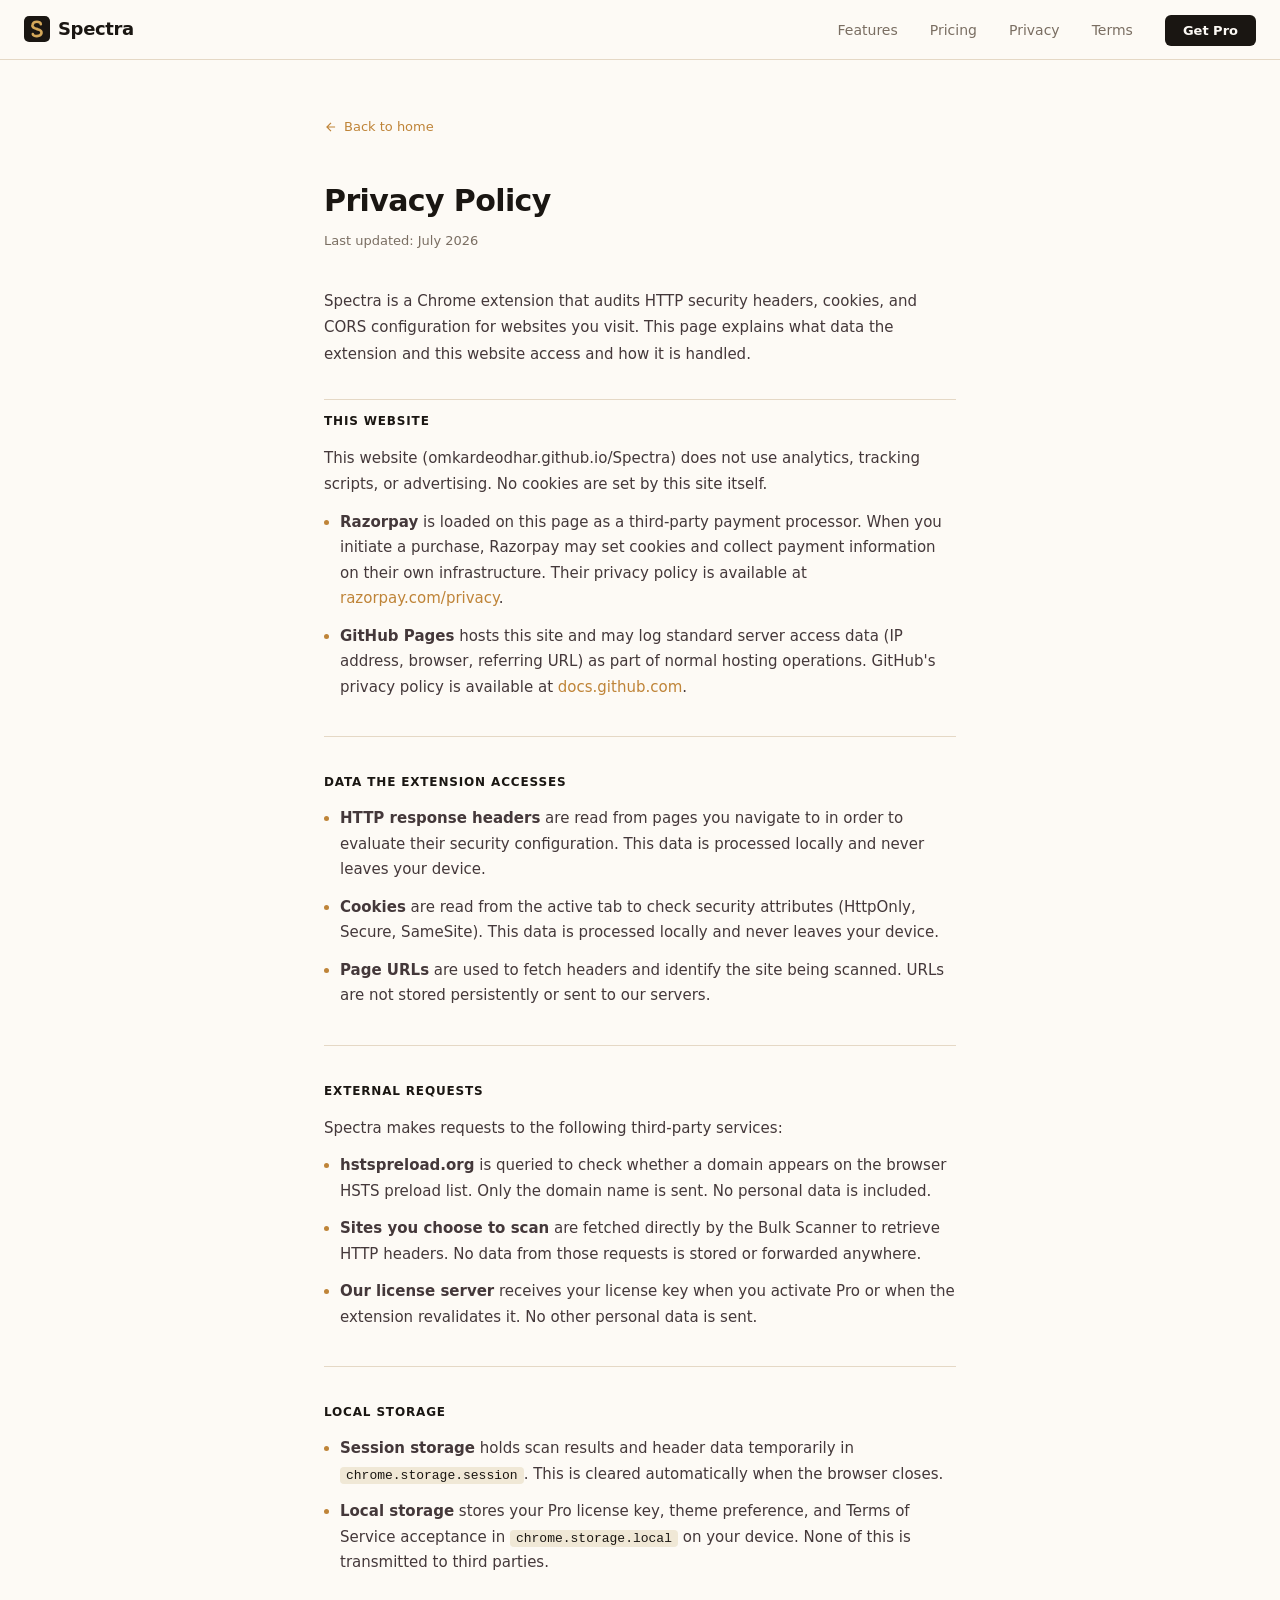
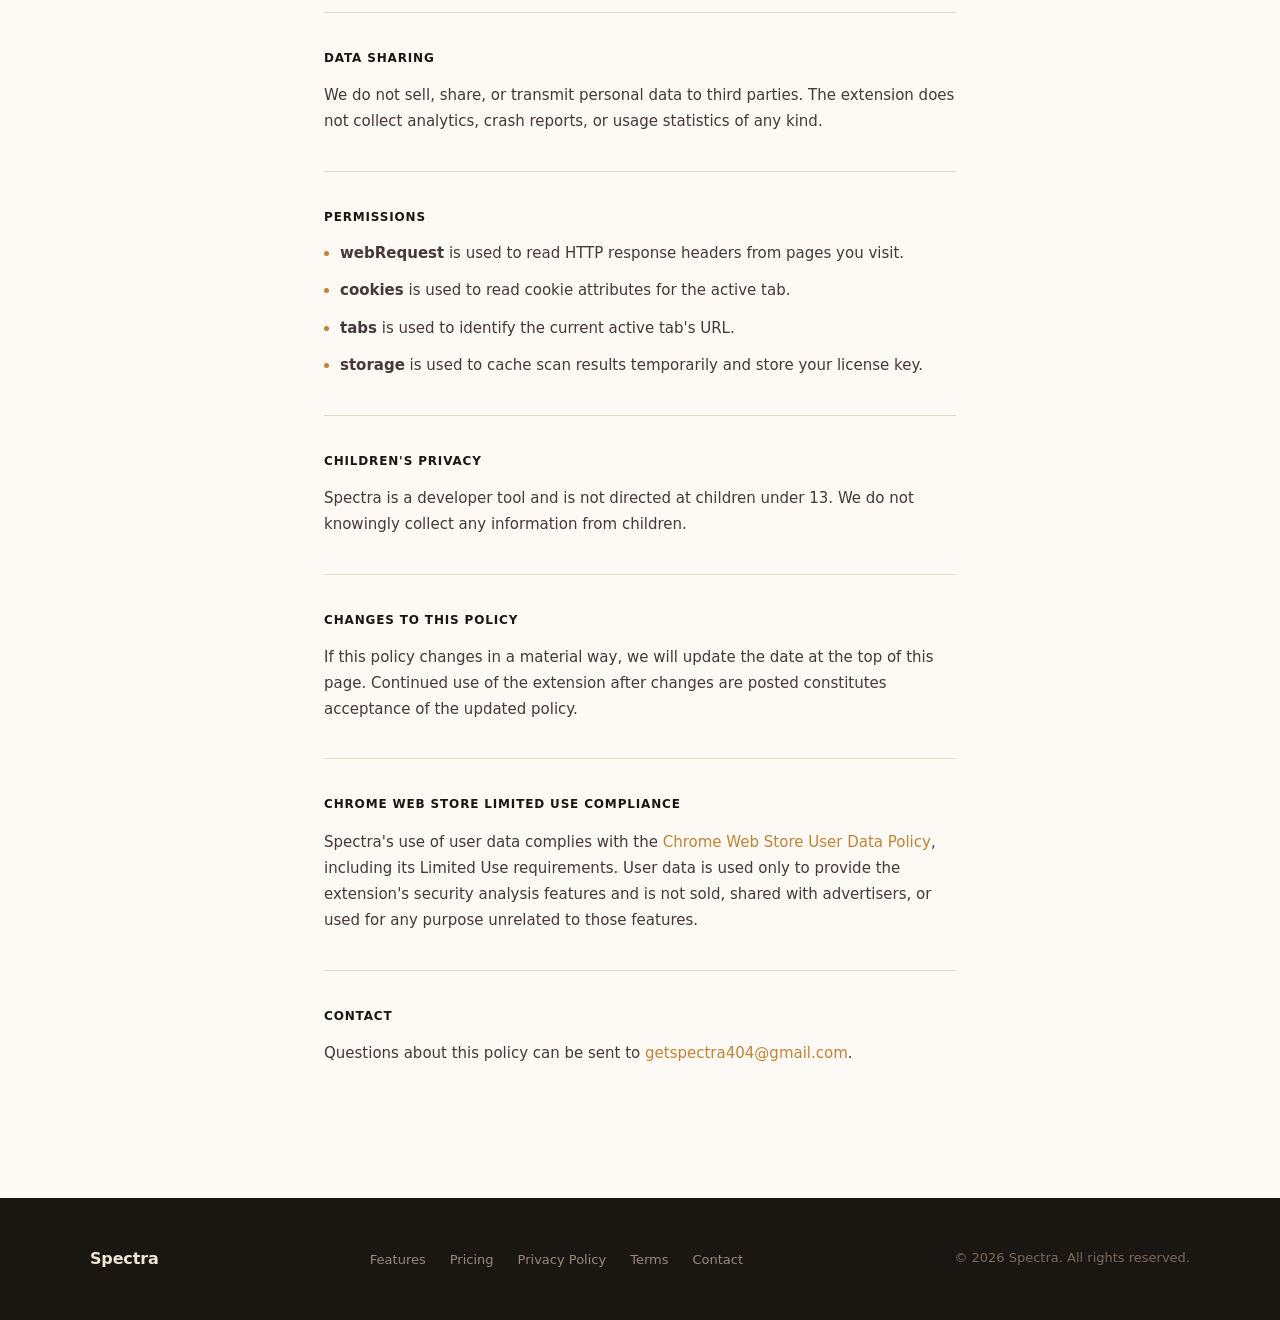
<file: privacy-policy.html>
<!DOCTYPE html>
<html lang="en">
<head>
  <meta charset="UTF-8" />
  <meta name="viewport" content="width=device-width, initial-scale=1.0" />
  <title>Privacy Policy | Spectra</title>
  <meta http-equiv="Content-Security-Policy" content="default-src 'self'; script-src 'self'; connect-src 'self'; style-src 'self' 'unsafe-inline'; img-src 'self' data:; object-src 'none'; base-uri 'self'">
  <link rel="icon" type="image/svg+xml" href="logo.svg">
  <link rel="stylesheet" href="style.css" />
</head>
<body>

<nav>
  <a href="index.html" class="nav-logo">
    <svg class="nav-icon" viewBox="0 0 28 28" fill="none" xmlns="http://www.w3.org/2000/svg">
      <rect width="28" height="28" rx="5.5" fill="#1a1612"/>
      <g stroke="#d4a85a" stroke-linecap="round" fill="none" stroke-width="2.8">
        <path d="M18.1 8.9 C18.1 5.5 10.0 4.8 9.1 9.7 C8.4 13.0 14 13.8 14 13.8"/>
        <path d="M14 14.2 C14 14.2 19.5 14.9 18.8 18.6 C18.2 22.5 9.6 22.5 9.5 19.5"/>
      </g>
    </svg>
    Spectra
  </a>
  <ul class="nav-links" id="nav-links">
    <li><a href="index.html#features">Features</a></li>
    <li><a href="index.html#pricing">Pricing</a></li>
    <li><a href="privacy-policy.html">Privacy</a></li>
    <li><a href="terms.html">Terms</a></li>
    <li><a href="index.html#pricing" class="nav-cta">Get Pro</a></li>
  </ul>
  <button class="nav-toggle" id="nav-toggle" aria-label="Toggle menu">
    <svg width="20" height="20" fill="none" stroke="currentColor" stroke-width="2" viewBox="0 0 24 24">
      <path d="M3 12h18M3 6h18M3 18h18"/>
    </svg>
  </button>
</nav>

<div class="policy-page">

  <a href="index.html" class="policy-back">
    <svg width="14" height="14" fill="none" stroke="currentColor" stroke-width="2" viewBox="0 0 24 24"><path d="M19 12H5M12 5l-7 7 7 7"/></svg>
    Back to home
  </a>

  <h1>Privacy Policy</h1>
  <span class="policy-date">Last updated: July 2026</span>

  <p class="policy-intro">
    Spectra is a Chrome extension that audits HTTP security headers, cookies, and CORS
    configuration for websites you visit. This page explains what data the extension
    and this website access and how it is handled.
  </p>

  <div class="policy-section">
    <h2>This website</h2>
    <p>
      This website (omkardeodhar.github.io/Spectra) does not use analytics, tracking scripts,
      or advertising. No cookies are set by this site itself.
    </p>
    <ul>
      <li>
        <strong>Razorpay</strong> is loaded on this page as a third-party payment processor.
        When you initiate a purchase, Razorpay may set cookies and collect payment information
        on their own infrastructure. Their privacy policy is available at
        <a href="https://razorpay.com/privacy/" target="_blank" rel="noopener">razorpay.com/privacy</a>.
      </li>
      <li>
        <strong>GitHub Pages</strong> hosts this site and may log standard server access data
        (IP address, browser, referring URL) as part of normal hosting operations.
        GitHub's privacy policy is available at
        <a href="https://docs.github.com/en/site-policy/privacy-policies/github-general-privacy-statement" target="_blank" rel="noopener">docs.github.com</a>.
      </li>
    </ul>
  </div>

  <div class="policy-section">
    <h2>Data the extension accesses</h2>
    <ul>
      <li>
        <strong>HTTP response headers</strong> are read from pages you navigate to in order
        to evaluate their security configuration. This data is processed locally and never
        leaves your device.
      </li>
      <li>
        <strong>Cookies</strong> are read from the active tab to check security attributes
        (HttpOnly, Secure, SameSite). This data is processed locally and never leaves your device.
      </li>
      <li>
        <strong>Page URLs</strong> are used to fetch headers and identify the site being scanned.
        URLs are not stored persistently or sent to our servers.
      </li>
    </ul>
  </div>

  <div class="policy-section">
    <h2>External requests</h2>
    <p>Spectra makes requests to the following third-party services:</p>
    <ul>
      <li>
        <strong>hstspreload.org</strong> is queried to check whether a domain appears on the
        browser HSTS preload list. Only the domain name is sent. No personal data is included.
      </li>
      <li>
        <strong>Sites you choose to scan</strong> are fetched directly by the Bulk Scanner to
        retrieve HTTP headers. No data from those requests is stored or forwarded anywhere.
      </li>
      <li>
        <strong>Our license server</strong> receives your license key when you activate Pro or
        when the extension revalidates it. No other personal data is sent.
      </li>
    </ul>
  </div>

  <div class="policy-section">
    <h2>Local storage</h2>
    <ul>
      <li>
        <strong>Session storage</strong> holds scan results and header data temporarily in
        <code>chrome.storage.session</code>. This is cleared automatically when the browser closes.
      </li>
      <li>
        <strong>Local storage</strong> stores your Pro license key, theme preference, and
        Terms of Service acceptance in <code>chrome.storage.local</code> on your device.
        None of this is transmitted to third parties.
      </li>
    </ul>
  </div>

  <div class="policy-section">
    <h2>Data sharing</h2>
    <p>
      We do not sell, share, or transmit personal data to third parties. The extension does
      not collect analytics, crash reports, or usage statistics of any kind.
    </p>
  </div>

  <div class="policy-section">
    <h2>Permissions</h2>
    <ul>
      <li><strong>webRequest</strong> is used to read HTTP response headers from pages you visit.</li>
      <li><strong>cookies</strong> is used to read cookie attributes for the active tab.</li>
      <li><strong>tabs</strong> is used to identify the current active tab's URL.</li>
      <li><strong>storage</strong> is used to cache scan results temporarily and store your license key.</li>
    </ul>
  </div>

  <div class="policy-section">
    <h2>Children's privacy</h2>
    <p>
      Spectra is a developer tool and is not directed at children under 13. We do not
      knowingly collect any information from children.
    </p>
  </div>

  <div class="policy-section">
    <h2>Changes to this policy</h2>
    <p>
      If this policy changes in a material way, we will update the date at the top of this page.
      Continued use of the extension after changes are posted constitutes acceptance of the updated policy.
    </p>
  </div>

  <div class="policy-section">
    <h2>Chrome Web Store Limited Use Compliance</h2>
    <p>
      Spectra's use of user data complies with the
      <a href="https://developer.chrome.com/docs/webstore/program-policies/limited-use" target="_blank" rel="noopener">Chrome Web Store User Data Policy</a>,
      including its Limited Use requirements. User data is used only to provide the
      extension's security analysis features and is not sold, shared with advertisers,
      or used for any purpose unrelated to those features.
    </p>
  </div>

  <div class="policy-section">
    <h2>Contact</h2>
    <p>
      Questions about this policy can be sent to
      <a href="mailto:getspectra404@gmail.com">getspectra404@gmail.com</a>.
    </p>
  </div>

</div>

<footer>
  <div class="footer-inner">
    <a href="index.html" class="footer-logo">Spectra</a>
    <ul class="footer-links">
      <li><a href="index.html#features">Features</a></li>
      <li><a href="index.html#pricing">Pricing</a></li>
      <li><a href="privacy-policy.html">Privacy Policy</a></li>
      <li><a href="terms.html">Terms</a></li>
      <li><a href="mailto:getspectra404@gmail.com">Contact</a></li>
    </ul>
    <p class="footer-copy">&copy; 2026 Spectra. All rights reserved.</p>
  </div>
</footer>

<script src="nav.js" defer></script>

</body>
</html>
</file>
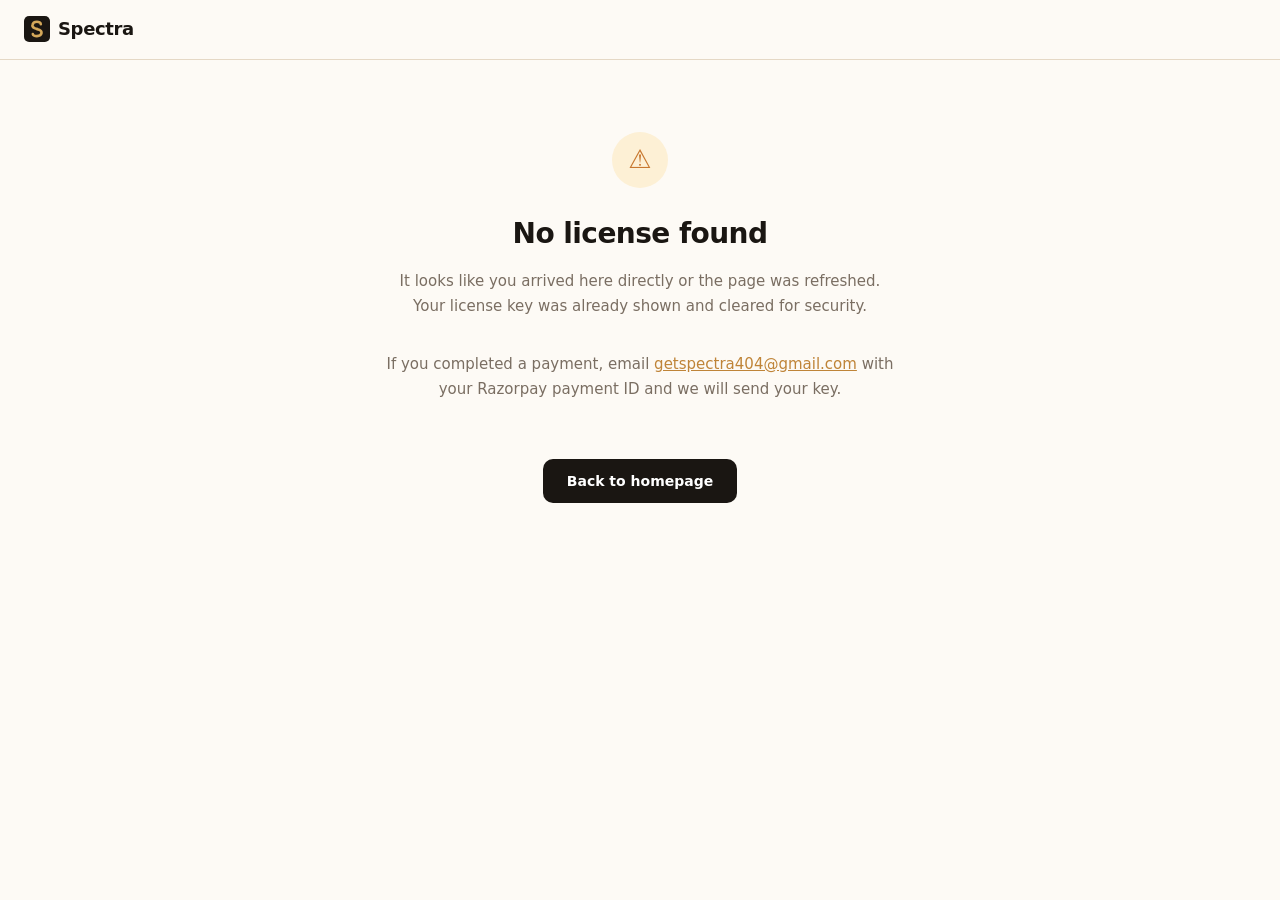
<file: success.html>
<!DOCTYPE html>
<html lang="en">
<head>
  <meta charset="UTF-8" />
  <meta name="viewport" content="width=device-width, initial-scale=1.0" />
  <title>Your License Key | Spectra</title>
  <meta name="robots" content="noindex">
  <meta http-equiv="Content-Security-Policy" content="default-src 'self'; script-src 'self'; connect-src 'none'; style-src 'self' 'unsafe-inline'; img-src 'self' data:; object-src 'none'; base-uri 'self'">
  <link rel="icon" type="image/svg+xml" href="logo.svg">
  <link rel="stylesheet" href="style.css" />
  <link rel="stylesheet" href="success.css" />
</head>
<body>

<nav>
  <a href="index.html" class="nav-logo">
    <svg class="nav-icon" viewBox="0 0 28 28" fill="none" xmlns="http://www.w3.org/2000/svg">
      <rect width="28" height="28" rx="5.5" fill="#1a1612"/>
      <g stroke="#d4a85a" stroke-linecap="round" fill="none" stroke-width="2.8">
        <path d="M18.1 8.9 C18.1 5.5 10.0 4.8 9.1 9.7 C8.4 13.0 14 13.8 14 13.8"/>
        <path d="M14 14.2 C14 14.2 19.5 14.9 18.8 18.6 C18.2 22.5 9.6 22.5 9.5 19.5"/>
      </g>
    </svg>
    Spectra
  </a>
</nav>

<div class="success-page">

  <div id="success-state">
    <div class="success-icon">&#10003;</div>
    <h1 class="success-heading">Payment successful</h1>
    <p class="success-sub">
      Here is your Spectra Pro license key.<br>
      <strong>Copy or download it now.</strong> This page cannot be revisited.
    </p>

    <div class="key-box">
      <code id="license-key" class="license-key-text"></code>
    </div>

    <div class="key-actions">
      <button class="btn-copy" id="copy-btn">Copy Key</button>
      <button class="btn-download" id="download-btn">Download .txt</button>
    </div>

    <div class="key-warning">
      This key is shown only once. Save it somewhere safe. If you lose it, email
      <a href="mailto:getspectra404@gmail.com">getspectra404@gmail.com</a>
      with your payment details and we will recover it.
    </div>

    <div class="key-notice">
      Spectra periodically checks that your license is valid, roughly once a week.
      If a check cannot reach the server, the extension enters a grace period and
      continues working for a short time. Once the grace period ends, you will need
      to re-enter your key to reactivate. Keep a copy of your key so you can do
      this without contacting support.
    </div>

    <div class="activate-steps">
      <h2>How to activate</h2>
      <ol>
        <li>Open the Spectra extension in Chrome (click the puzzle icon in your toolbar)</li>
        <li>Click <strong>Activate Pro</strong></li>
        <li>Paste your license key and click <strong>Activate</strong></li>
      </ol>
    </div>
  </div>

  <div id="error-state" hidden>
    <div class="error-icon">&#9888;</div>
    <h1 class="success-heading">No license found</h1>
    <p class="success-sub">
      It looks like you arrived here directly or the page was refreshed.<br>
      Your license key was already shown and cleared for security.
    </p>
    <p class="success-sub" style="margin-top:8px">
      If you completed a payment, email
      <a href="mailto:getspectra404@gmail.com" class="link">getspectra404@gmail.com</a>
      with your Razorpay payment ID and we will send your key.
    </p>
    <a href="index.html" class="btn-home">Back to homepage</a>
  </div>

</div>

<script src="success.js"></script>

</body>
</html>
</file>
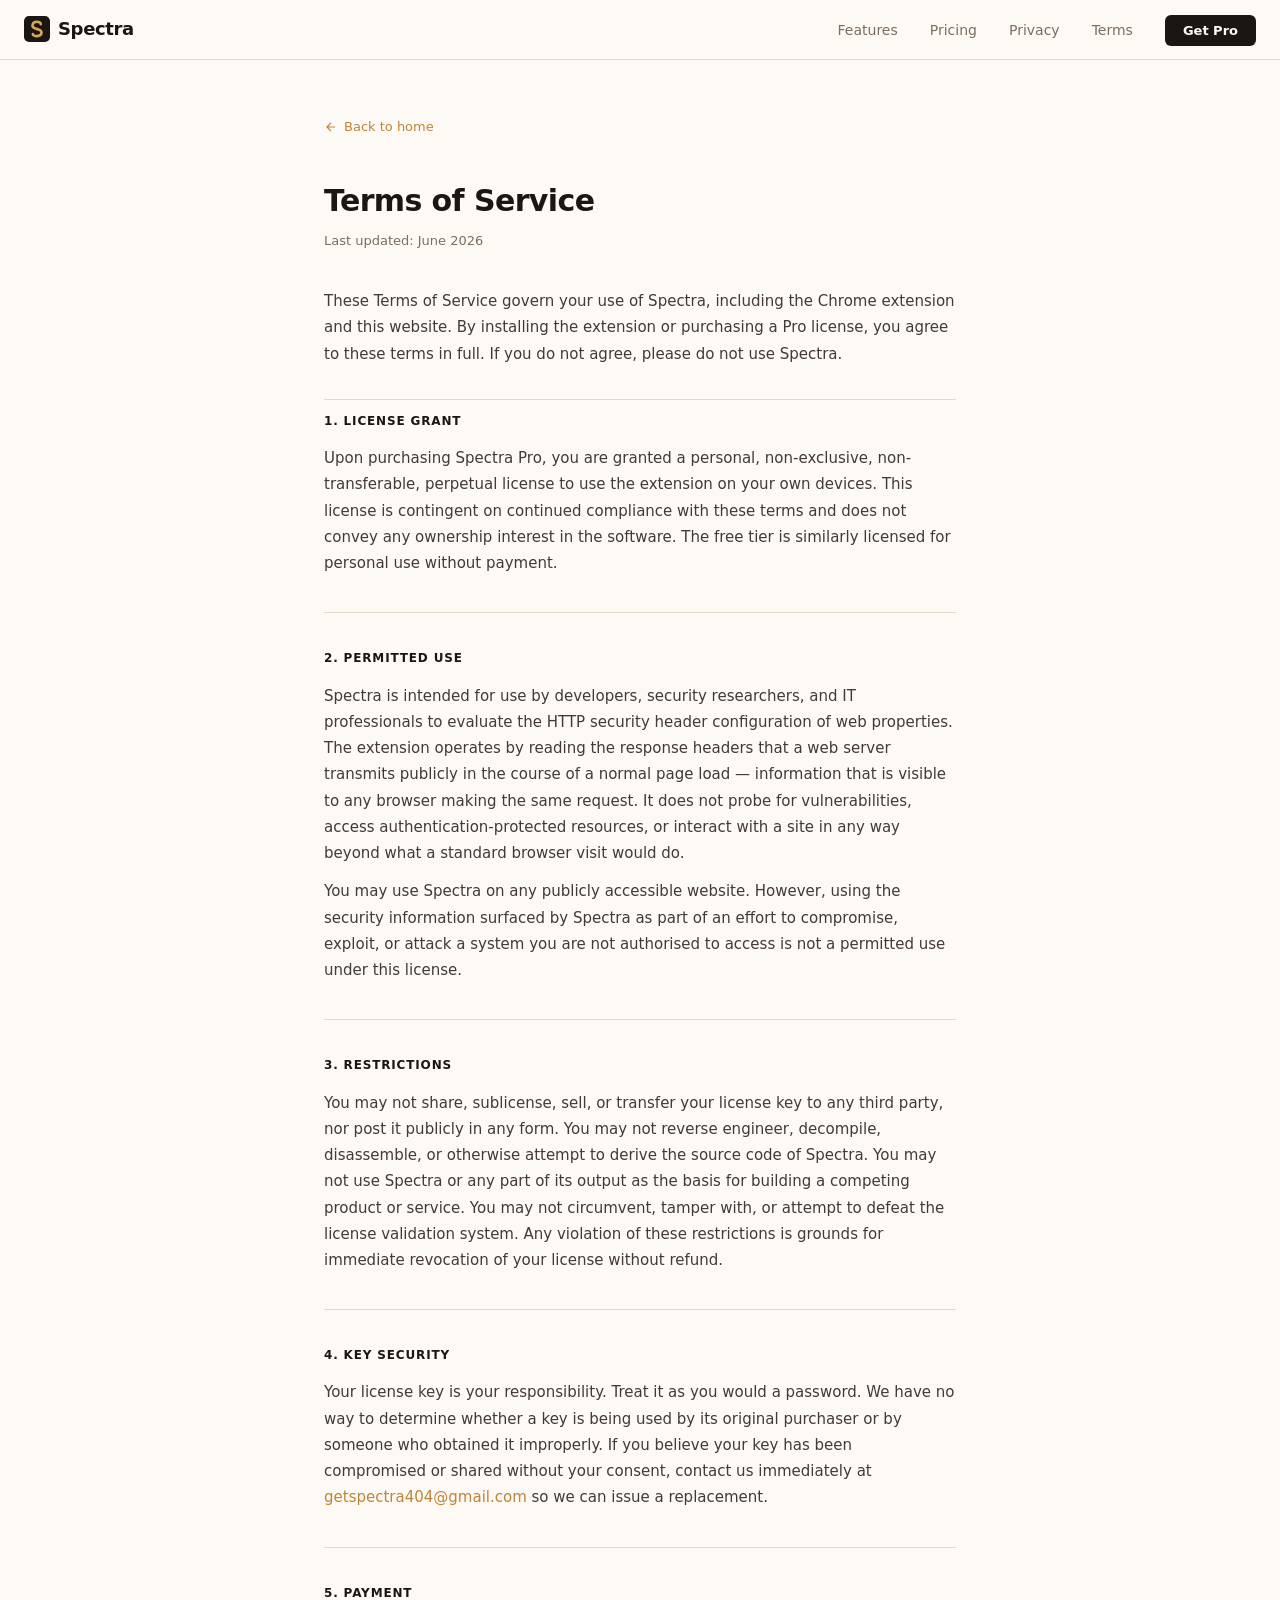
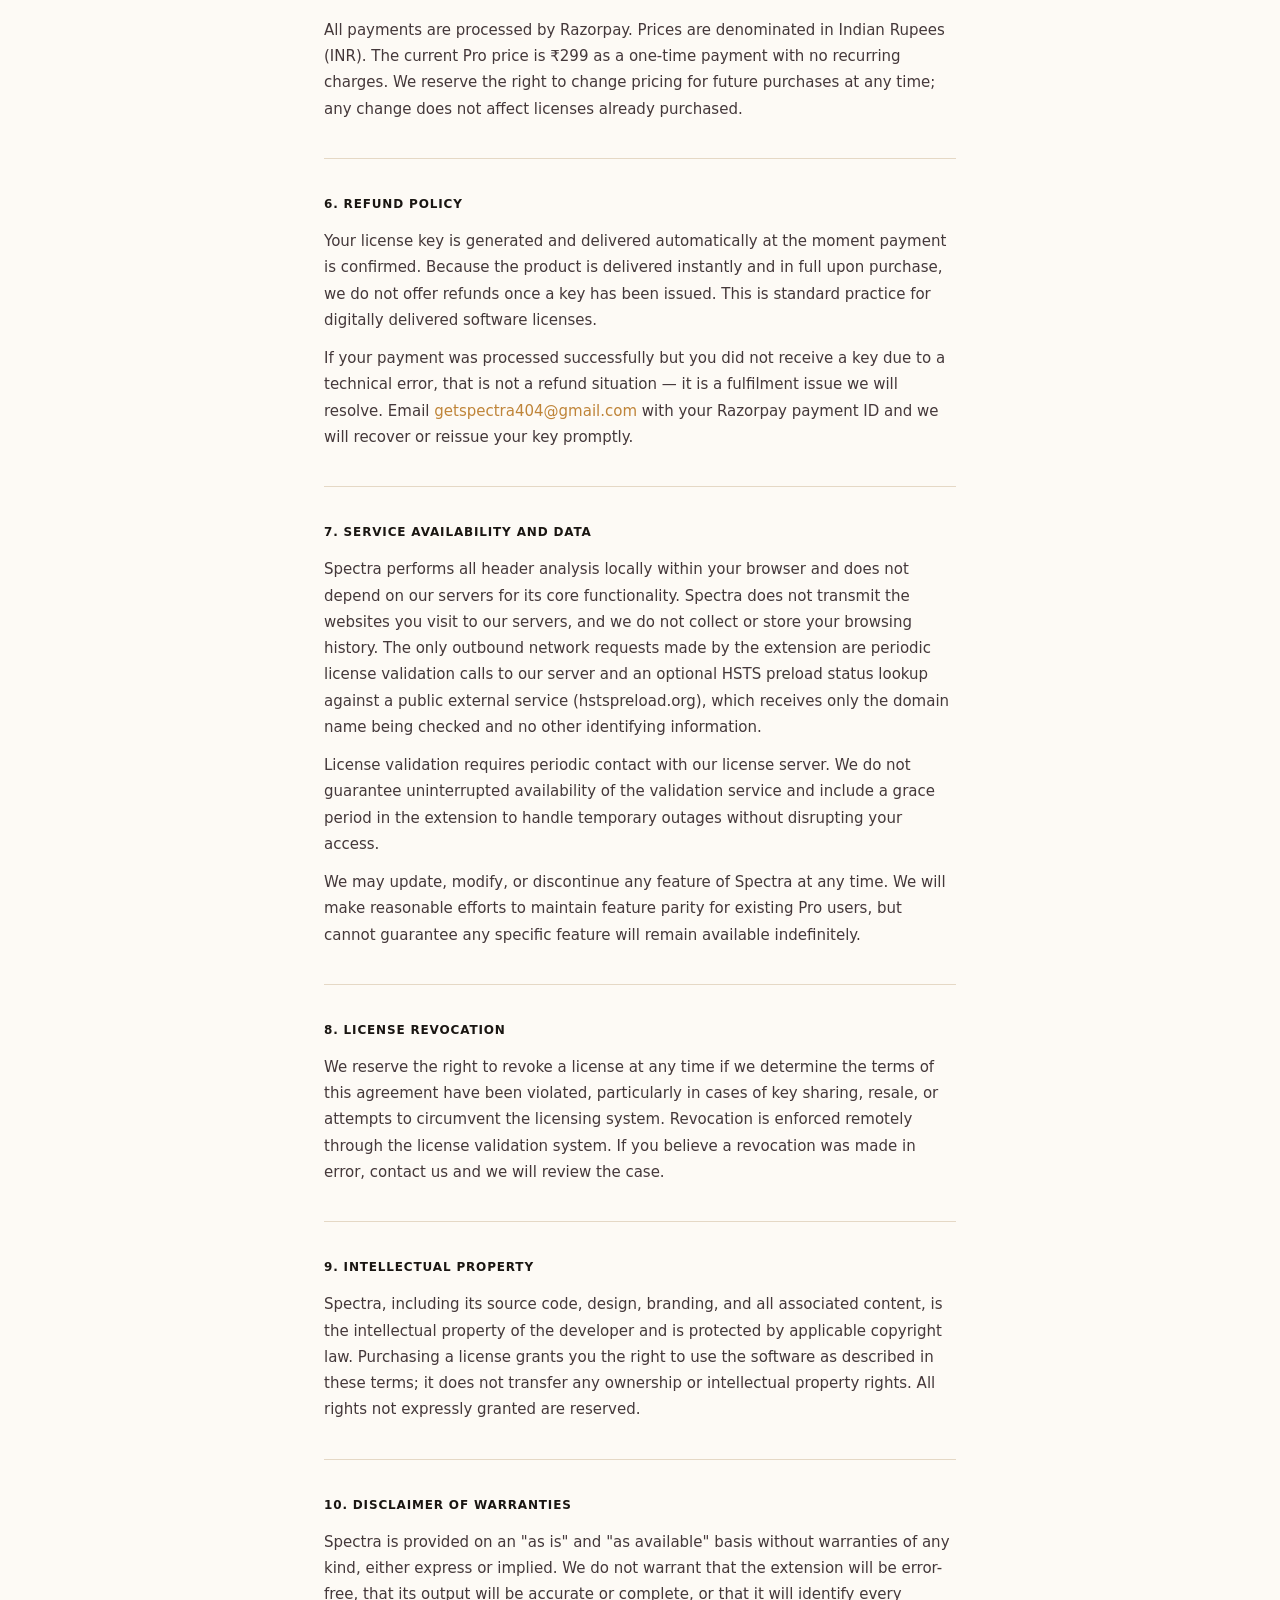
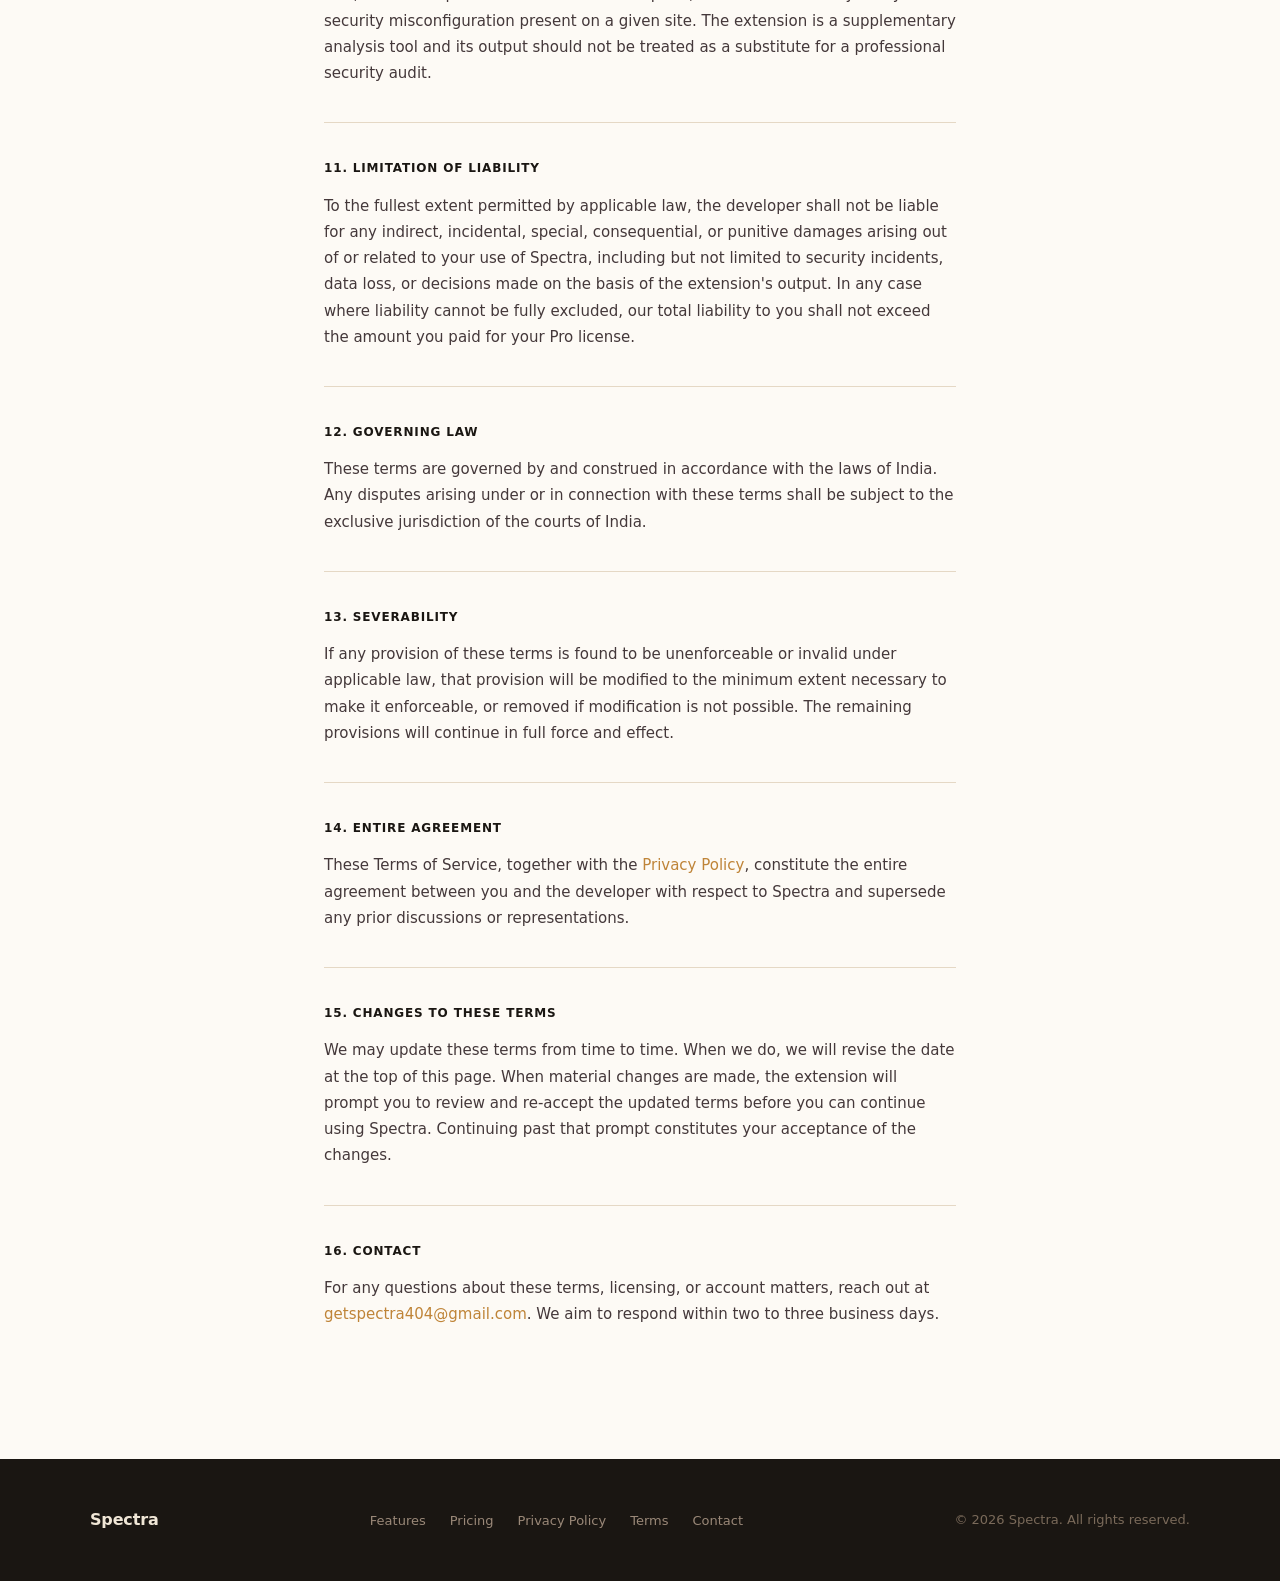
<file: terms.html>
<!DOCTYPE html>
<html lang="en">
<head>
  <meta charset="UTF-8" />
  <meta name="viewport" content="width=device-width, initial-scale=1.0" />
  <title>Terms of Service | Spectra</title>
  <meta http-equiv="Content-Security-Policy" content="default-src 'self'; script-src 'self'; connect-src 'self'; style-src 'self' 'unsafe-inline'; img-src 'self' data:; object-src 'none'; base-uri 'self'">
  <link rel="icon" type="image/svg+xml" href="logo.svg">
  <link rel="stylesheet" href="style.css" />
</head>
<body>

<nav>
  <a href="index.html" class="nav-logo">
    <svg class="nav-icon" viewBox="0 0 28 28" fill="none" xmlns="http://www.w3.org/2000/svg">
      <rect width="28" height="28" rx="5.5" fill="#1a1612"/>
      <g stroke="#d4a85a" stroke-linecap="round" fill="none" stroke-width="2.8">
        <path d="M18.1 8.9 C18.1 5.5 10.0 4.8 9.1 9.7 C8.4 13.0 14 13.8 14 13.8"/>
        <path d="M14 14.2 C14 14.2 19.5 14.9 18.8 18.6 C18.2 22.5 9.6 22.5 9.5 19.5"/>
      </g>
    </svg>
    Spectra
  </a>
  <ul class="nav-links" id="nav-links">
    <li><a href="index.html#features">Features</a></li>
    <li><a href="index.html#pricing">Pricing</a></li>
    <li><a href="privacy-policy.html">Privacy</a></li>
    <li><a href="terms.html">Terms</a></li>
    <li><a href="index.html#pricing" class="nav-cta">Get Pro</a></li>
  </ul>
  <button class="nav-toggle" id="nav-toggle" aria-label="Toggle menu">
    <svg width="20" height="20" fill="none" stroke="currentColor" stroke-width="2" viewBox="0 0 24 24">
      <path d="M3 12h18M3 6h18M3 18h18"/>
    </svg>
  </button>
</nav>

<div class="policy-page">

  <a href="index.html" class="policy-back">
    <svg width="14" height="14" fill="none" stroke="currentColor" stroke-width="2" viewBox="0 0 24 24"><path d="M19 12H5M12 5l-7 7 7 7"/></svg>
    Back to home
  </a>

  <h1>Terms of Service</h1>
  <span class="policy-date">Last updated: June 2026</span>

  <p class="policy-intro">
    These Terms of Service govern your use of Spectra, including the Chrome extension and
    this website. By installing the extension or purchasing a Pro license, you agree to
    these terms in full. If you do not agree, please do not use Spectra.
  </p>

  <div class="policy-section">
    <h2>1. License Grant</h2>
    <p>
      Upon purchasing Spectra Pro, you are granted a personal, non-exclusive,
      non-transferable, perpetual license to use the extension on your own devices.
      This license is contingent on continued compliance with these terms and does not
      convey any ownership interest in the software. The free tier is similarly licensed
      for personal use without payment.
    </p>
  </div>

  <div class="policy-section">
    <h2>2. Permitted Use</h2>
    <p>
      Spectra is intended for use by developers, security researchers, and IT professionals
      to evaluate the HTTP security header configuration of web properties. The extension
      operates by reading the response headers that a web server transmits publicly in the
      course of a normal page load — information that is visible to any browser making the
      same request. It does not probe for vulnerabilities, access authentication-protected
      resources, or interact with a site in any way beyond what a standard browser visit
      would do.
    </p>
    <p>
      You may use Spectra on any publicly accessible website. However, using the security
      information surfaced by Spectra as part of an effort to compromise, exploit, or attack
      a system you are not authorised to access is not a permitted use under this license.
    </p>
  </div>

  <div class="policy-section">
    <h2>3. Restrictions</h2>
    <p>
      You may not share, sublicense, sell, or transfer your license key to any third party,
      nor post it publicly in any form. You may not reverse engineer, decompile, disassemble,
      or otherwise attempt to derive the source code of Spectra. You may not use Spectra or
      any part of its output as the basis for building a competing product or service. You
      may not circumvent, tamper with, or attempt to defeat the license validation system.
      Any violation of these restrictions is grounds for immediate revocation of your license
      without refund.
    </p>
  </div>

  <div class="policy-section">
    <h2>4. Key Security</h2>
    <p>
      Your license key is your responsibility. Treat it as you would a password. We have no
      way to determine whether a key is being used by its original purchaser or by someone
      who obtained it improperly. If you believe your key has been compromised or shared
      without your consent, contact us immediately at
      <a href="mailto:getspectra404@gmail.com">getspectra404@gmail.com</a> so we can
      issue a replacement.
    </p>
  </div>

  <div class="policy-section">
    <h2>5. Payment</h2>
    <p>
      All payments are processed by Razorpay. Prices are denominated in Indian Rupees (INR).
      The current Pro price is ₹299 as a one-time payment with no recurring charges.
      We reserve the right to change pricing for future purchases at any time; any change
      does not affect licenses already purchased.
    </p>
  </div>

  <div class="policy-section">
    <h2>6. Refund Policy</h2>
    <p>
      Your license key is generated and delivered automatically at the moment payment is
      confirmed. Because the product is delivered instantly and in full upon purchase,
      we do not offer refunds once a key has been issued. This is standard practice for
      digitally delivered software licenses.
    </p>
    <p>
      If your payment was processed successfully but you did not receive a key due to a
      technical error, that is not a refund situation — it is a fulfilment issue we will
      resolve. Email <a href="mailto:getspectra404@gmail.com">getspectra404@gmail.com</a>
      with your Razorpay payment ID and we will recover or reissue your key promptly.
    </p>
  </div>

  <div class="policy-section">
    <h2>7. Service Availability and Data</h2>
    <p>
      Spectra performs all header analysis locally within your browser and does not depend
      on our servers for its core functionality. Spectra does not transmit the websites
      you visit to our servers, and we do not collect or store your browsing history.
      The only outbound network requests made by the extension are periodic license
      validation calls to our server and an optional HSTS preload status lookup against
      a public external service (hstspreload.org), which receives only the domain name
      being checked and no other identifying information.
    </p>
    <p>
      License validation requires periodic contact with our license server. We do not
      guarantee uninterrupted availability of the validation service and include a grace
      period in the extension to handle temporary outages without disrupting your access.
    </p>
    <p>
      We may update, modify, or discontinue any feature of Spectra at any time. We will
      make reasonable efforts to maintain feature parity for existing Pro users, but
      cannot guarantee any specific feature will remain available indefinitely.
    </p>
  </div>

  <div class="policy-section">
    <h2>8. License Revocation</h2>
    <p>
      We reserve the right to revoke a license at any time if we determine the terms of
      this agreement have been violated, particularly in cases of key sharing, resale, or
      attempts to circumvent the licensing system. Revocation is enforced remotely through
      the license validation system. If you believe a revocation was made in error,
      contact us and we will review the case.
    </p>
  </div>

  <div class="policy-section">
    <h2>9. Intellectual Property</h2>
    <p>
      Spectra, including its source code, design, branding, and all associated content,
      is the intellectual property of the developer and is protected by applicable copyright
      law. Purchasing a license grants you the right to use the software as described in
      these terms; it does not transfer any ownership or intellectual property rights.
      All rights not expressly granted are reserved.
    </p>
  </div>

  <div class="policy-section">
    <h2>10. Disclaimer of Warranties</h2>
    <p>
      Spectra is provided on an "as is" and "as available" basis without warranties of any
      kind, either express or implied. We do not warrant that the extension will be
      error-free, that its output will be accurate or complete, or that it will identify
      every security misconfiguration present on a given site. The extension is a
      supplementary analysis tool and its output should not be treated as a substitute
      for a professional security audit.
    </p>
  </div>

  <div class="policy-section">
    <h2>11. Limitation of Liability</h2>
    <p>
      To the fullest extent permitted by applicable law, the developer shall not be liable
      for any indirect, incidental, special, consequential, or punitive damages arising out
      of or related to your use of Spectra, including but not limited to security incidents,
      data loss, or decisions made on the basis of the extension's output. In any case where
      liability cannot be fully excluded, our total liability to you shall not exceed the
      amount you paid for your Pro license.
    </p>
  </div>

  <div class="policy-section">
    <h2>12. Governing Law</h2>
    <p>
      These terms are governed by and construed in accordance with the laws of India.
      Any disputes arising under or in connection with these terms shall be subject to
      the exclusive jurisdiction of the courts of India.
    </p>
  </div>

  <div class="policy-section">
    <h2>13. Severability</h2>
    <p>
      If any provision of these terms is found to be unenforceable or invalid under
      applicable law, that provision will be modified to the minimum extent necessary to
      make it enforceable, or removed if modification is not possible. The remaining
      provisions will continue in full force and effect.
    </p>
  </div>

  <div class="policy-section">
    <h2>14. Entire Agreement</h2>
    <p>
      These Terms of Service, together with the
      <a href="privacy-policy.html">Privacy Policy</a>, constitute the entire agreement
      between you and the developer with respect to Spectra and supersede any prior
      discussions or representations.
    </p>
  </div>

  <div class="policy-section">
    <h2>15. Changes to These Terms</h2>
    <p>
      We may update these terms from time to time. When we do, we will revise the date
      at the top of this page. When material changes are made, the extension will prompt
      you to review and re-accept the updated terms before you can continue using Spectra.
      Continuing past that prompt constitutes your acceptance of the changes.
    </p>
  </div>

  <div class="policy-section">
    <h2>16. Contact</h2>
    <p>
      For any questions about these terms, licensing, or account matters, reach out at
      <a href="mailto:getspectra404@gmail.com">getspectra404@gmail.com</a>.
      We aim to respond within two to three business days.
    </p>
  </div>

</div>

<footer>
  <div class="footer-inner">
    <a href="index.html" class="footer-logo">Spectra</a>
    <ul class="footer-links">
      <li><a href="index.html#features">Features</a></li>
      <li><a href="index.html#pricing">Pricing</a></li>
      <li><a href="privacy-policy.html">Privacy Policy</a></li>
      <li><a href="terms.html">Terms</a></li>
      <li><a href="mailto:getspectra404@gmail.com">Contact</a></li>
    </ul>
    <p class="footer-copy">&copy; 2026 Spectra. All rights reserved.</p>
  </div>
</footer>

<script src="nav.js" defer></script>

</body>
</html>
</file>
<file: style.css>
*, *::before, *::after { box-sizing: border-box; margin: 0; padding: 0; }

:root {
  --dark:        #1a1612;
  --dark-2:      #2e231a;
  --light:       #f5ede0;
  --white:       #fdfaf5;
  --text:        #1a1612;
  --text-muted:  #7a6e62;
  --text-light:  #f0e6d6;
  --text-dim:    #a09080;
  --accent:      #bf8438;
  --accent-h:    #a06e2a;
  --green:       #16a34a;
  --red:         #dc2626;
  --border:      #e5d8c5;
  --radius:      10px;
}

html { scroll-behavior: smooth; }

body {
  font-family: -apple-system, BlinkMacSystemFont, 'Segoe UI', system-ui, sans-serif;
  color: var(--text);
  font-size: 16px;
  line-height: 1.6;
  background: var(--white);
  -webkit-font-smoothing: antialiased;
}

nav {
  position: sticky;
  top: 0;
  z-index: 100;
  background: rgba(253,250,245,0.93);
  backdrop-filter: blur(12px);
  border-bottom: 1px solid var(--border);
  padding: 0 24px;
  height: 60px;
  display: flex;
  align-items: center;
  justify-content: space-between;
}

.nav-logo {
  font-size: 18px;
  font-weight: 700;
  color: var(--dark);
  letter-spacing: -0.02em;
  text-decoration: none;
  display: flex;
  align-items: center;
  gap: 8px;
}
.nav-icon {
  width: 26px;
  height: 26px;
  flex-shrink: 0;
}

.nav-links {
  display: flex;
  align-items: center;
  gap: 32px;
  list-style: none;
}

.nav-links a {
  font-size: 14px;
  color: var(--text-muted);
  text-decoration: none;
  font-weight: 500;
  transition: color 0.15s;
}

.nav-links a:hover { color: var(--text); }

.nav-cta {
  background: var(--dark);
  color: var(--white) !important;
  padding: 8px 18px;
  border-radius: 6px;
  font-size: 13px !important;
  font-weight: 600 !important;
  transition: background 0.15s !important;
}

.nav-cta:hover { background: var(--dark-2) !important; }

.nav-toggle {
  display: none;
  background: none;
  border: none;
  cursor: pointer;
  padding: 4px;
  color: var(--text);
}

.hero {
  background: var(--dark);
  padding: 80px 24px;
  display: flex;
  align-items: center;
  justify-content: center;
  gap: 64px;
  overflow: hidden;
  min-height: 600px;
}

.hero-copy { max-width: 500px; }

.hero h1 {
  font-size: 48px;
  font-weight: 700;
  line-height: 1.1;
  letter-spacing: -0.03em;
  color: var(--text-light);
  margin-bottom: 20px;
}

.hero h1 span { color: #d4a85a; }

.hero-sub {
  font-size: 17px;
  color: var(--text-dim);
  line-height: 1.7;
  margin-bottom: 36px;
  max-width: 420px;
}

.hero-actions {
  display: flex;
  align-items: center;
  gap: 16px;
  flex-wrap: wrap;
}

.btn-primary {
  display: inline-flex;
  align-items: center;
  gap: 8px;
  background: var(--accent);
  color: var(--white);
  padding: 12px 24px;
  border-radius: 7px;
  font-size: 15px;
  font-weight: 600;
  text-decoration: none;
  transition: background 0.15s, transform 0.1s;
}

.btn-primary:hover { background: var(--accent-h); transform: translateY(-1px); }

.btn-secondary {
  color: var(--text-dim);
  font-size: 14px;
  font-weight: 500;
  text-decoration: none;
  transition: color 0.15s;
}

.btn-secondary:hover { color: var(--text-light); }

.hero-note {
  margin-top: 16px;
  font-size: 12px;
  color: #8a7868;
}

.ph-badge {
  display: inline-block;
  margin-top: 20px;
}

.mock-wrap {
  flex-shrink: 0;
  perspective: 1200px;
  position: relative;
}

.mock-glow {
  position: absolute;
  width: 460px;
  height: 460px;
  top: 50%;
  left: 50%;
  transform: translate(-50%, -50%);
  background: radial-gradient(circle, rgba(212,168,90,0.18) 0%, transparent 70%);
  border-radius: 50%;
  pointer-events: none;
  filter: blur(24px);
}

.mock-float-wrap {
  opacity: 0;
  transform: translateY(24px);
  transition: opacity 0.7s ease, transform 0.9s cubic-bezier(0.2,0,0.2,1);
}

.mock-float-wrap.entered {
  opacity: 1;
  transform: translateY(0);
  animation: mock-float 5s ease-in-out 0.9s infinite;
}

@keyframes mock-float {
  0%, 100% { transform: translateY(0px); }
  50%       { transform: translateY(-12px); }
}

.mock-popup {
  width: 420px;
  height: 520px;
  background: var(--white);
  border-radius: 12px;
  overflow: hidden;
  box-shadow: 0 32px 80px rgba(0,0,0,0.5), 0 0 0 1px rgba(255,255,255,0.06);
  transform: rotateY(-6deg) rotateX(2deg);
  font-size: 12px;
  line-height: 1.4;
  font-family: -apple-system, BlinkMacSystemFont, 'Segoe UI', system-ui, sans-serif;
  display: flex;
  flex-direction: column;
}


.mock-bar {
  display: flex;
  align-items: center;
  padding: 10px 14px;
  background: var(--dark);
  color: var(--text-light);
  gap: 12px;
  flex-shrink: 0;
}

.mock-bar-brand { font-size: 13px; font-weight: 600; white-space: nowrap; flex-shrink: 0; }
.mock-bar-url   { font-size: 11px; color: #9e8e7a; flex: 1; overflow: hidden; text-overflow: ellipsis; white-space: nowrap; text-align: right; transition: opacity 0.4s ease; }

.mock-theme-btn {
  background: rgba(255,255,255,0.09);
  border: 1px solid rgba(255,255,255,0.12);
  color: #c8b89a;
  padding: 5px 7px;
  display: flex;
  align-items: center;
  flex-shrink: 0;
  border-radius: 5px;
  cursor: default;
  position: relative;
}

.mock-ext-toggle { display: inline-flex; align-items: center; flex-shrink: 0; cursor: default; }
.mock-ext-track {
  width: 28px;
  height: 16px;
  background: #6b5a47;
  border-radius: 8px;
  position: relative;
  transition: background 0.18s;
}
.mock-ext-track::after {
  content: '';
  position: absolute;
  width: 11px;
  height: 11px;
  background: #c8b49a;
  border-radius: 50%;
  top: 2.5px;
  left: 2.5px;
  transition: left 0.18s, background 0.18s;
}
.mock-ext-track.on { background: #bf8438; }
.mock-ext-track.on::after { left: 14.5px; background: #fff; }

.mock-score-section {
  padding: 12px 14px 10px;
  border-bottom: 1px solid #ede8de;
}

.mock-score-lbl {
  font-size: 10px;
  font-weight: 600;
  text-transform: uppercase;
  letter-spacing: 0.07em;
  color: #9e8e7a;
  margin-bottom: 6px;
}

.mock-score-row {
  display: flex;
  align-items: baseline;
  gap: 8px;
  margin-bottom: 8px;
}

.mock-grade {
  font-size: 22px; font-weight: 800; color: #c8bfb4; line-height: 1;
  min-width: 20px; min-height: 22px; display: inline-block;
  opacity: 0.5; transform: scale(0.9);
  transition: opacity 0.45s ease, transform 0.45s cubic-bezier(0.34,1.56,0.64,1), color 0.3s ease;
}
.mock-grade.visible { opacity: 1; transform: scale(1); }

.mock-grade-desc {
  font-size: 13px; font-weight: 600; color: #c8bfb4;
  opacity: 0.6;
  transition: opacity 0.4s ease 0.1s, color 0.3s ease;
}
.mock-grade-desc.visible { opacity: 1; }

.mock-score-num {
  margin-left: auto; font-size: 16px; font-weight: 700; color: #c8bfb4;
  opacity: 0.6;
  transition: opacity 0.3s ease;
}
.mock-score-num.visible { opacity: 1; }

.mock-progress { height: 3px; background: #ede8de; border-radius: 2px; }
.mock-progress-fill { height: 100%; width: 0%; background: #16a34a; border-radius: 2px; transition: width 0.9s cubic-bezier(0.2,0,0.2,1); }

.mock-tabs {
  display: flex;
  background: #f5ede0;
  border-bottom: 1px solid #e5d8c5;
}

.mock-tab {
  padding: 7px 16px;
  font-size: 11px;
  font-weight: 600;
  color: #7a6e62;
  border-bottom: 2px solid transparent;
  margin-bottom: -1px;
  position: relative;
  overflow: hidden;
}

.mock-tab.active { color: #1a1612; border-bottom-color: #1a1612; }

.mock-tab .pro-tag {
  font-size: 8px;
  background: #fdf0d8;
  color: #a07020;
  padding: 1px 4px;
  border-radius: 3px;
  margin-left: 4px;
  font-weight: 700;
}

.mock-list-header {
  display: grid;
  grid-template-columns: 29px 1fr 38px 78px 56px;
  padding: 6px 14px;
  background: #f5ede0;
  border-bottom: 1px solid #e5d8c5;
  flex-shrink: 0;
}
.mock-list-header span {
  font-size: 10px;
  font-weight: 600;
  text-transform: uppercase;
  letter-spacing: 0.07em;
  color: #9e8e7a;
}
.mock-list-header span:nth-child(3),
.mock-list-header span:nth-child(4),
.mock-list-header span:nth-child(5) { text-align: center; }

.mock-content-area { flex: 1; overflow: hidden; min-height: 0; position: relative; }

@keyframes mock-pane-in {
  from { opacity: 0; }
  to   { opacity: 1; }
}
.mock-tab-pane { display: none; flex-direction: column; height: 100%; }
.mock-tab-pane.active { display: flex; animation: mock-pane-in 0.2s ease; }

.mock-rows { list-style: none; flex: 1; overflow: hidden; min-height: 0; }

.mock-row {
  display: grid;
  grid-template-columns: 29px 1fr 38px 78px 56px;
  align-items: center;
  padding: 8px 14px;
  border-bottom: 1px solid #ede8de;
}

.mock-dot { width: 7px; height: 7px; border-radius: 50%; }
.mock-dot.green { background: #16a34a; }
.mock-dot.red   { background: #dc2626; }

.mock-hname {
  font-size: 12px;
  font-weight: 500;
  color: #1a1612;
  overflow: hidden;
  text-overflow: ellipsis;
  white-space: nowrap;
  padding-right: 8px;
}

.mock-pts            { font-size: 11px; font-weight: 700; text-align: center; }
.pts-active          { color: #16a34a; }
.pts-missing         { color: #b8a898; }

.mock-risk            { font-size: 10px; font-weight: 600; text-align: center; }
.mock-risk.high       { color: #b91c1c; }
.mock-risk.medium     { color: #92400e; }

.mock-status          { font-size: 10px; font-weight: 600; text-align: center; padding: 2px 0; border-radius: 3px; }
.mock-status.active   { color: #166534; background: #dcfce7; }
.mock-status.missing  { color: #991b1b; background: #fee2e2; }

section { padding: 88px 24px; }

.section-inner { max-width: 1100px; margin: 0 auto; }

.section-heading {
  font-size: 32px;
  font-weight: 700;
  letter-spacing: -0.02em;
  line-height: 1.2;
  color: var(--text);
  margin-bottom: 12px;
}

.section-sub {
  font-size: 16px;
  color: var(--text-muted);
  max-width: 500px;
  line-height: 1.7;
  margin-bottom: 52px;
}

.pricing .section-heading,
.pricing .section-sub,
.faq .section-heading,
.faq .section-sub {
  text-align: center;
  margin-left: auto;
  margin-right: auto;
}

.features { background: var(--light); }

.features-grid {
  display: grid;
  grid-template-columns: repeat(3, 1fr);
  gap: 16px;
}

.feature-card {
  background: var(--white);
  border: 1px solid var(--border);
  border-radius: var(--radius);
  padding: 26px 24px;
  transition: box-shadow 0.2s, transform 0.2s;
}

.feature-card:hover {
  box-shadow: 0 6px 24px rgba(0,0,0,0.07);
  transform: translateY(-2px);
}

.feature-icon {
  width: 38px;
  height: 38px;
  border-radius: 8px;
  display: flex;
  align-items: center;
  justify-content: center;
  margin-bottom: 14px;
  background: #fdf0d8;
}

.feature-icon svg { width: 20px; height: 20px; stroke: var(--accent); }

.feature-card h3 {
  font-size: 14px;
  font-weight: 600;
  color: var(--text);
  margin-bottom: 8px;
  display: flex;
  align-items: center;
  gap: 8px;
}

.feature-card p {
  font-size: 13px;
  color: var(--text-muted);
  line-height: 1.65;
}

.pro-badge {
  font-size: 10px;
  font-weight: 700;
  letter-spacing: 0.04em;
  background: #fdf0d8;
  color: #a07020;
  padding: 2px 6px;
  border-radius: 4px;
}

.pricing { background: var(--white); }

.pricing-grid {
  display: grid;
  grid-template-columns: 1fr 1fr;
  gap: 24px;
  max-width: 720px;
  margin: 0 auto;
}

.pricing-card {
  border: 1px solid var(--border);
  border-radius: 12px;
  padding: 36px 32px;
}

.pricing-card.featured {
  border-color: var(--accent);
  border-width: 2px;
}

.pricing-tier {
  font-size: 12px;
  font-weight: 700;
  text-transform: uppercase;
  letter-spacing: 0.08em;
  color: var(--text-muted);
  margin-bottom: 8px;
}

.pricing-price {
  font-size: 40px;
  font-weight: 700;
  letter-spacing: -0.03em;
  color: var(--text);
  line-height: 1;
  margin-bottom: 4px;
}

.pricing-price span {
  font-size: 15px;
  font-weight: 500;
  color: var(--text-muted);
  letter-spacing: 0;
}

.pricing-note {
  font-size: 13px;
  color: var(--text-muted);
  margin-bottom: 28px;
}

.pricing-divider {
  border: none;
  border-top: 1px solid var(--border);
  margin-bottom: 24px;
}

.pricing-features {
  list-style: none;
  display: flex;
  flex-direction: column;
  gap: 11px;
  margin-bottom: 32px;
}

.pricing-features li {
  display: flex;
  align-items: flex-start;
  gap: 10px;
  font-size: 14px;
  color: var(--text);
}

.pricing-features li .check {
  width: 18px;
  height: 18px;
  border-radius: 50%;
  background: #d6f0e2;
  display: flex;
  align-items: center;
  justify-content: center;
  flex-shrink: 0;
  margin-top: 2px;
}

.pricing-features li .check svg {
  width: 10px;
  height: 10px;
  stroke: var(--green);
  stroke-width: 2.5;
}

.pricing-features li .cross {
  width: 18px;
  height: 18px;
  border-radius: 50%;
  background: #fce8e8;
  display: flex;
  align-items: center;
  justify-content: center;
  flex-shrink: 0;
  margin-top: 2px;
}

.pricing-features li .cross svg {
  width: 10px;
  height: 10px;
  stroke: var(--red);
  stroke-width: 2.5;
}

.pricing-features li.dim {
  color: var(--text-muted);
}

.btn-pricing {
  display: block;
  text-align: center;
  padding: 12px;
  border-radius: 7px;
  font-size: 14px;
  font-weight: 600;
  text-decoration: none;
  cursor: pointer;
  font-family: inherit;
  border: none;
  width: 100%;
  transition: background 0.15s, transform 0.1s;
}

.btn-pricing-free {
  background: var(--light);
  color: var(--text);
  border: 1px solid var(--border);
}

.btn-pricing-free:hover { background: #ede5d5; }

.btn-pricing-pro {
  background: var(--accent);
  color: var(--white);
}

.btn-pricing-pro:hover { background: var(--accent-h); transform: translateY(-1px); }

footer {
  background: var(--dark);
  padding: 48px 24px;
}

.footer-inner {
  max-width: 1100px;
  margin: 0 auto;
  display: flex;
  align-items: center;
  justify-content: space-between;
  gap: 24px;
  flex-wrap: wrap;
}

.footer-logo {
  font-size: 16px;
  font-weight: 700;
  color: var(--text-light);
  text-decoration: none;
  letter-spacing: -0.01em;
}

.footer-links { display: flex; gap: 24px; list-style: none; }

.footer-links a {
  font-size: 13px;
  color: #9a8878;
  text-decoration: none;
  transition: color 0.15s;
}

.footer-links a:hover { color: var(--text-dim); }

.footer-copy { font-size: 13px; color: #7a6a5a; }

.policy-page {
  max-width: 680px;
  margin: 0 auto;
  padding: 56px 24px 96px;
}

.policy-back {
  display: inline-flex;
  align-items: center;
  gap: 6px;
  font-size: 13px;
  color: var(--text-muted);
  text-decoration: none;
  margin-bottom: 40px;
  transition: color 0.15s;
}
.policy-back:hover { color: var(--text); }

.policy-page h1 {
  font-size: 30px;
  font-weight: 700;
  color: var(--text);
  margin-bottom: 6px;
  letter-spacing: -0.02em;
}

.policy-date {
  font-size: 13px;
  color: var(--text-muted);
  margin-bottom: 36px;
  display: block;
}

.policy-intro {
  font-size: 15px;
  color: #44383a;
  line-height: 1.75;
  margin-bottom: 40px;
  padding-bottom: 32px;
  border-bottom: 1px solid var(--border);
}

.policy-section {
  margin-bottom: 36px;
  padding-bottom: 36px;
  border-bottom: 1px solid var(--border);
}

.policy-section:last-child { border-bottom: none; margin-bottom: 0; }

.policy-page h2 {
  font-size: 12px;
  font-weight: 700;
  color: var(--text);
  margin-bottom: 14px;
  text-transform: uppercase;
  letter-spacing: 0.07em;
}

.policy-page p {
  font-size: 15px;
  color: #44383a;
  line-height: 1.75;
  margin-bottom: 12px;
}

.policy-page p:last-child { margin-bottom: 0; }

.policy-page ul {
  list-style: none;
  padding: 0;
  margin: 0;
  display: flex;
  flex-direction: column;
  gap: 12px;
}

.policy-page li {
  font-size: 15px;
  color: #44383a;
  line-height: 1.7;
  padding-left: 16px;
  position: relative;
}

.policy-page li::before {
  content: '';
  position: absolute;
  left: 0;
  top: 10px;
  width: 5px;
  height: 5px;
  border-radius: 50%;
  background: var(--accent);
}

.policy-page a { color: var(--accent); text-decoration: none; }
.policy-page a:hover { text-decoration: underline; }

code {
  font-family: 'SFMono-Regular', 'Menlo', 'Consolas', monospace;
  font-size: 13px;
  background: #f0e8d6;
  color: var(--text);
  padding: 1px 6px;
  border-radius: 4px;
}

/* Mock animation */
.mock-popup { position: relative; overflow: hidden; }

.mock-scan-line {
  position: absolute;
  left: 0; right: 0; top: 0;
  height: 2px;
  background: linear-gradient(90deg, transparent 0%, #d4a85a 50%, transparent 100%);
  pointer-events: none;
  opacity: 0;
  z-index: 10;
}

@keyframes mock-scan-sweep {
  0%   { top: 0;    opacity: 1; }
  90%  { opacity: 1; }
  100% { top: 100%; opacity: 0; }
}

.mock-scan-line.scanning {
  animation: mock-scan-sweep 1s cubic-bezier(0.4,0,0.6,1) forwards;
}

@keyframes mock-row-in {
  from { opacity: 0.2; transform: translateY(5px); }
  to   { opacity: 1; transform: translateY(0); }
}

.mock-row-anim { opacity: 0.2; }
.mock-row-anim.visible { animation: mock-row-in 0.3s cubic-bezier(0.2,0,0.2,1) forwards; }

/* Tap ripple */
.mock-row-tap { position: relative; }
.mock-row-tap.selected { background: #f5ede0; }

@keyframes mock-tap-ripple {
  0%   { transform: scale(0.3); opacity: 0.7; }
  100% { transform: scale(2.8); opacity: 0; }
}

.mock-tap {
  position: absolute;
  right: 20px;
  top: 50%;
  width: 20px;
  height: 20px;
  margin-top: -10px;
  border-radius: 50%;
  background: rgba(191,132,56,0.4);
  pointer-events: none;
  animation: mock-tap-ripple 0.55s ease-out forwards;
}
.mock-tap.centered {
  right: auto;
  left: 50%;
  margin-left: -10px;
}

/* Detail panel */
.mock-detail-li {
  list-style: none;
  max-height: 0;
  overflow: hidden;
  transition: max-height 0.45s cubic-bezier(0.2,0,0.2,1);
}

.mock-detail-li.open { max-height: 240px; }

.mock-detail-panel {
  border-top: 2px solid #bf8438;
  background: #f5ede0;
  border-bottom: 1px solid #e5d8c5;
}

.mock-detail-top {
  display: flex;
  align-items: center;
  justify-content: space-between;
  padding: 10px 14px 5px;
}

.mock-detail-name {
  font-size: 12px;
  font-weight: 600;
  color: #1a1612;
}

.mock-detail-badge {
  font-size: 10px;
  font-weight: 600;
  padding: 2px 7px;
  border-radius: 3px;
  text-transform: uppercase;
  letter-spacing: 0.04em;
  background: #fee2e2;
  color: #991b1b;
}

.mock-detail-desc {
  padding: 0 14px 10px;
  font-size: 12px;
  color: #2a2018;
  line-height: 1.55;
  border-bottom: 1px solid #e5d8c5;
  margin: 0;
}

.mock-detail-body { padding: 10px 14px 12px; }

.mock-dtabs {
  display: flex;
  gap: 4px;
  margin-bottom: 8px;
}

.mock-dtab {
  font-size: 11px;
  font-weight: 500;
  padding: 3px 10px;
  border-radius: 3px;
  border: 1px solid #e5d8c5;
  background: #fdfaf5;
  color: #2a2018;
}

.mock-dtab.active {
  background: #1a1612;
  color: #f0e6d6;
  border-color: #1a1612;
}

.mock-snippet {
  font-family: 'SFMono-Regular', 'Menlo', 'Consolas', monospace;
  font-size: 11px;
  color: #1a1612;
  background: #ede8de;
  padding: 7px 10px;
  border-radius: 4px;
  white-space: pre;
  line-height: 1.5;
  margin: 0;
  overflow: hidden;
}

.mock-cookie-item {
  border-bottom: 1px solid #ede8de;
  padding: 8px 14px;
}

.mock-cookie-name-row {
  display: flex;
  align-items: center;
  gap: 7px;
  margin-bottom: 4px;
}

.mock-cookie-name {
  font-size: 12px;
  font-weight: 600;
  color: #1a1612;
  font-family: 'SFMono-Regular', 'Menlo', 'Consolas', monospace;
}

.mock-cookie-flags {
  display: flex;
  gap: 4px;
  flex-wrap: wrap;
  margin-bottom: 4px;
}

.mock-flag-chip {
  font-size: 10px;
  font-weight: 600;
  padding: 1px 5px;
  border-radius: 3px;
}

.mock-flag-ok      { background: #dcfce7; color: #166534; }
.mock-flag-missing { background: #fee2e2; color: #991b1b; }
.mock-flag-warn    { background: #fdf0d8; color: #92400e; }

.mock-cookie-issues { margin-top: 3px; }

.mock-cookie-issue {
  font-size: 11px;
  color: #7a6e62;
  display: flex;
  align-items: flex-start;
  gap: 5px;
  margin-bottom: 2px;
  line-height: 1.4;
}

.mock-cookie-issue-dot {
  width: 4px;
  height: 4px;
  border-radius: 50%;
  background: #d97706;
  margin-top: 5px;
  flex-shrink: 0;
}

.mock-footer {
  display: flex;
  align-items: center;
  justify-content: space-between;
  padding: 9px 14px;
  border-top: 1px solid #e5d8c5;
  background: #f5ede0;
  flex-shrink: 0;
  gap: 8px;
}
.mock-footer-left  { display: flex; align-items: center; gap: 8px; }
.mock-footer-right { display: flex; gap: 6px; }
.mock-btn {
  font-family: inherit;
  font-weight: 500;
  border-radius: 4px;
  border: 1px solid transparent;
  cursor: default;
  white-space: nowrap;
  font-size: 11px;
  padding: 5px 10px;
}
.mock-btn-pro     { background: #bf8438; color: #fff; border-color: #bf8438; }
.mock-btn-upgrade { background: none; border: none; color: #7a6e62; padding: 4px 0; font-size: 11px; }
.mock-btn-ghost   { background: #fdfaf5; border-color: #e5d8c5; color: #2a2018; font-size: 12px; padding: 6px 13px; }
.mock-btn-solid   { background: #1a1612; border-color: #1a1612; color: #f0e6d6; font-size: 12px; padding: 6px 13px; }
.mock-btn .mock-pro-tag {
  display: inline-block;
  font-size: 9px;
  font-weight: 700;
  letter-spacing: 0.06em;
  background: rgba(255,255,255,0.18);
  color: rgba(255,255,255,0.85);
  padding: 1px 4px;
  border-radius: 3px;
  margin-left: 4px;
  vertical-align: middle;
}

/* ── Mock dark mode ── */
.mock-popup.mock-dark { background: #1e1e1e; color: #f0f0f0; }

.mock-popup.mock-dark .mock-score-section { border-bottom-color: #363636; }
.mock-popup.mock-dark .mock-score-lbl     { color: #888; }
.mock-popup.mock-dark .mock-progress      { background: #363636; }

.mock-popup.mock-dark .mock-tabs          { background: #262626; border-bottom-color: #363636; }
.mock-popup.mock-dark .mock-tab           { color: #666; }
.mock-popup.mock-dark .mock-tab.active    { color: #f0f0f0; border-bottom-color: #d4a85a; }
.mock-popup.mock-dark .mock-tab .pro-tag  { background: #2e2410; color: #d4a85a; }

.mock-popup.mock-dark .mock-list-header          { background: #262626; border-bottom-color: #363636; }
.mock-popup.mock-dark .mock-list-header span     { color: #555; }
.mock-popup.mock-dark .mock-row                  { border-bottom-color: #2e2e2e; }
.mock-popup.mock-dark .mock-row-tap.selected     { background: #2e2410; }
.mock-popup.mock-dark .mock-hname                { color: #f0f0f0; }
.mock-popup.mock-dark .pts-missing               { color: #555; }

.mock-popup.mock-dark .mock-detail-panel  { background: #262626; border-top-color: #d4a85a; border-bottom-color: #363636; }
.mock-popup.mock-dark .mock-detail-name   { color: #f0f0f0; }
.mock-popup.mock-dark .mock-detail-badge  { background: #3a1010; color: #f87171; }
.mock-popup.mock-dark .mock-detail-desc   { color: #aaa; border-bottom-color: #363636; }
.mock-popup.mock-dark .mock-dtab          { background: #262626; color: #aaa; border-color: #363636; }
.mock-popup.mock-dark .mock-dtab.active   { background: #f0f0f0; color: #1e1e1e; border-color: #f0f0f0; }
.mock-popup.mock-dark .mock-snippet       { background: #2e2e2e; color: #e0e0e0; }

.mock-popup.mock-dark .mock-footer        { background: #262626; border-top-color: #363636; }
.mock-popup.mock-dark .mock-btn-ghost     { background: #262626; border-color: #363636; color: #ccc; }
.mock-popup.mock-dark .mock-btn-solid     { background: #f0f0f0; color: #1e1e1e; border-color: #f0f0f0; }
.mock-popup.mock-dark .mock-btn-upgrade   { color: #666; }

.mock-popup.mock-dark .mock-cookie-item       { border-bottom-color: #2e2e2e; }
.mock-popup.mock-dark .mock-cookie-name       { color: #f0f0f0; }
.mock-popup.mock-dark .mock-cookie-issue      { color: #888; }

/* Smooth theme switch — applied briefly via JS */
.mock-popup.mock-theme-transition,
.mock-popup.mock-theme-transition * {
  transition-property: background-color, color, border-color !important;
  transition-duration: 0.35s !important;
  transition-timing-function: ease !important;
}

@media (max-width: 900px) {
  .hero {
    flex-direction: column;
    padding: 64px 24px 56px;
    text-align: center;
    gap: 48px;
    min-height: auto;
  }
  .hero-sub { margin: 0 auto 36px; }
  .hero-actions { justify-content: center; }
  .features-grid { grid-template-columns: 1fr 1fr; }
  .section-heading { font-size: 26px; }
  .hero h1 { font-size: 36px; }
}

@media (max-width: 640px) {
  .nav-links { display: none; }
  .nav-links.open {
    display: flex;
    flex-direction: column;
    position: absolute;
    top: 60px;
    left: 0;
    right: 0;
    background: var(--white);
    border-bottom: 1px solid var(--border);
    padding: 16px 24px;
    gap: 16px;
  }
  .nav-toggle { display: block; }
  .features-grid { grid-template-columns: 1fr; }
  .pricing-grid  { grid-template-columns: 1fr; }
  .footer-inner  { flex-direction: column; align-items: flex-start; gap: 16px; }
  section { padding: 64px 24px; }
}

/* FAQ */
.faq { background: var(--light); }

.faq-list {
  max-width: 720px;
  margin: 0 auto;
  display: flex;
  flex-direction: column;
  gap: 10px;
}

.faq-item {
  background: var(--white);
  border: 1px solid var(--border);
  border-radius: var(--radius);
  overflow: hidden;
}

.faq-q {
  display: flex;
  align-items: center;
  justify-content: space-between;
  padding: 18px 22px;
  font-size: 15px;
  font-weight: 600;
  color: var(--text);
  cursor: pointer;
  list-style: none;
  gap: 16px;
}

.faq-q::-webkit-details-marker { display: none; }

.faq-q::after {
  content: '+';
  font-size: 20px;
  font-weight: 400;
  color: var(--text-muted);
  flex-shrink: 0;
  transition: transform 0.2s ease;
}

.faq-item[open] .faq-q::after {
  transform: rotate(45deg);
}

.faq-a {
  padding: 0 22px 18px;
  font-size: 14px;
  color: var(--text-muted);
  line-height: 1.7;
  margin: 0;
}

/* Scale down the mock popup for phone viewports */
@media (max-width: 600px) {
  .mock-popup {
    transform: scale(0.85) rotateY(-6deg) rotateX(2deg);
    transform-origin: top center;
  }
  .mock-float-wrap { margin-bottom: -78px; }
  .mock-glow { width: 380px; height: 380px; }
}

@media (max-width: 468px) {
  .mock-popup {
    transform: scale(0.78) rotateY(-6deg) rotateX(2deg);
    transform-origin: top center;
  }
  .mock-float-wrap { margin-bottom: -114px; }
  .mock-glow { width: 340px; height: 340px; }
}

@media (max-width: 380px) {
  .mock-popup {
    transform: scale(0.66) rotateY(-6deg) rotateX(2deg);
    transform-origin: top center;
  }
  .mock-float-wrap { margin-bottom: -177px; }
  .mock-glow { width: 280px; height: 280px; }
}
</file>
<file: success.css>
.success-page {
  max-width: 560px;
  margin: 0 auto;
  padding: 72px 24px 96px;
  text-align: center;
}

.success-icon {
  width: 56px;
  height: 56px;
  border-radius: 50%;
  background: #d6f0e2;
  color: var(--green);
  font-size: 26px;
  display: flex;
  align-items: center;
  justify-content: center;
  margin: 0 auto 24px;
}

.error-icon {
  width: 56px;
  height: 56px;
  border-radius: 50%;
  background: #fdf0d5;
  color: #c87830;
  font-size: 26px;
  display: flex;
  align-items: center;
  justify-content: center;
  margin: 0 auto 24px;
}

.success-heading {
  font-size: 28px;
  font-weight: 700;
  color: var(--text);
  letter-spacing: -0.02em;
  margin-bottom: 12px;
}

.success-sub {
  font-size: 15px;
  color: var(--text-muted);
  line-height: 1.7;
  margin-bottom: 32px;
}

.key-box {
  background: var(--dark);
  border-radius: var(--radius);
  padding: 24px 20px;
  margin-bottom: 16px;
}

.license-key-text {
  font-family: 'SFMono-Regular', 'Menlo', 'Consolas', monospace;
  font-size: 20px;
  font-weight: 700;
  color: #d4a85a;
  letter-spacing: 0.06em;
  word-break: break-all;
  background: none;
  padding: 0;
}

.key-actions {
  display: flex;
  gap: 12px;
  justify-content: center;
  margin-bottom: 28px;
}

.btn-copy,
.btn-download {
  padding: 10px 22px;
  border-radius: var(--radius);
  font-size: 14px;
  font-weight: 600;
  cursor: pointer;
  font-family: inherit;
  transition: background 0.15s, transform 0.1s;
}

.btn-copy {
  background: var(--accent);
  color: #fff;
  border: 1px solid var(--accent);
}

.btn-copy:hover   { background: var(--accent-h); border-color: var(--accent-h); transform: translateY(-1px); }
.btn-copy.copied  { background: var(--green); border-color: var(--green); }

.btn-download {
  background: var(--white);
  color: var(--text);
  border: 1px solid var(--border);
}

.btn-download:hover { background: var(--light); }

.key-warning {
  background: #fdf5e0;
  border: 1px solid #e8d080;
  border-radius: var(--radius);
  padding: 14px 18px;
  font-size: 13px;
  color: #92400e;
  line-height: 1.6;
  margin-bottom: 40px;
  text-align: left;
}

.key-warning a { color: #92400e; font-weight: 600; }

.key-notice {
  background: var(--light);
  border: 1px solid var(--border);
  border-radius: var(--radius);
  padding: 14px 18px;
  font-size: 13px;
  color: var(--text-muted);
  line-height: 1.7;
  margin-bottom: 40px;
  text-align: left;
}

.activate-steps {
  background: var(--light);
  border: 1px solid var(--border);
  border-radius: var(--radius);
  padding: 28px 28px 24px;
  text-align: left;
}

.activate-steps h2 {
  font-size: 12px;
  font-weight: 700;
  color: var(--text-muted);
  text-transform: uppercase;
  letter-spacing: 0.07em;
  margin-bottom: 16px;
}

.activate-steps ol {
  padding-left: 20px;
  display: flex;
  flex-direction: column;
  gap: 10px;
}

.activate-steps li {
  font-size: 14px;
  color: var(--text);
  line-height: 1.6;
}

.btn-home {
  display: inline-block;
  margin-top: 24px;
  padding: 11px 24px;
  background: var(--dark);
  color: #fff;
  border-radius: var(--radius);
  font-size: 14px;
  font-weight: 600;
  text-decoration: none;
  transition: background 0.15s;
}

.btn-home:hover { background: var(--dark-2); }

.link { color: var(--accent); }
</file>
